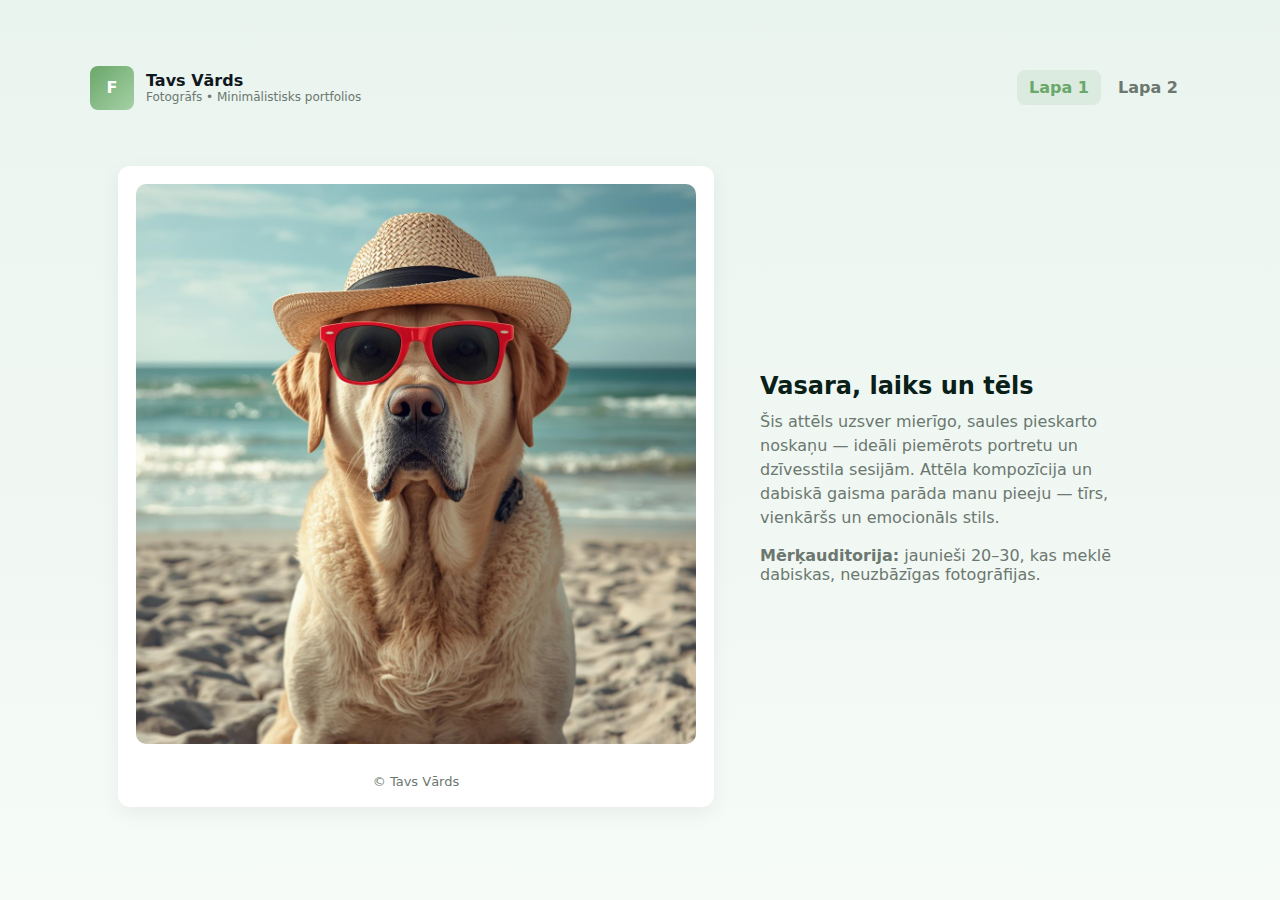
<file: index.html>
<!doctype html>
<html lang="lv">
<head>
  <meta charset="utf-8" />
  <meta name="viewport" content="width=device-width,initial-scale=1" />
  <title>Lapa 1 — Fotogrāfs</title>
  <link rel="stylesheet" href="style.css" />
</head>
<body>
  <div class="wrapper">
    <header>
      <a class="brand" href="page1.html">
        <div class="logo">F</div>
        <div>
          <div style="font-weight:700">Tavs Vārds</div>
          <div style="font-size:12px;color:var(--muted)">Fotogrāfs • Minimālistisks portfolios</div>
        </div>
      </a>
      <nav>
        <a class="active" href="page1.html">Lapa 1</a>
        <a href="page2.html">Lapa 2</a>
      </nav>
    </header>

    <main class="page" role="main">
      <section class="photo-card">
        <img src="Liels labradors, kas sēž pludmalē ar sarkanām brillēm uz acīm un galvā salmu cepure. (1).jpg" alt="Labradors pludmalē" />
        <footer>© Tavs Vārds</footer>
      </section>

      <aside class="meta">
        <h1>Vasara, laiks un tēls</h1>
        <p class="lead">Šis attēls uzsver mierīgo, saules pieskarto noskaņu — ideāli piemērots portretu un dzīvesstila sesijām. Attēla kompozīcija un dabiskā gaisma parāda manu pieeju — tīrs, vienkāršs un emocionāls stils.</p>
        <p style="margin-top:16px;color:var(--muted)"><strong>Mērķauditorija:</strong> jaunieši 20–30, kas meklē dabiskas, neuzbāzīgas fotogrāfijas.</p>
      </aside>
    </main>
  </div>
</body>
</html>
</file>
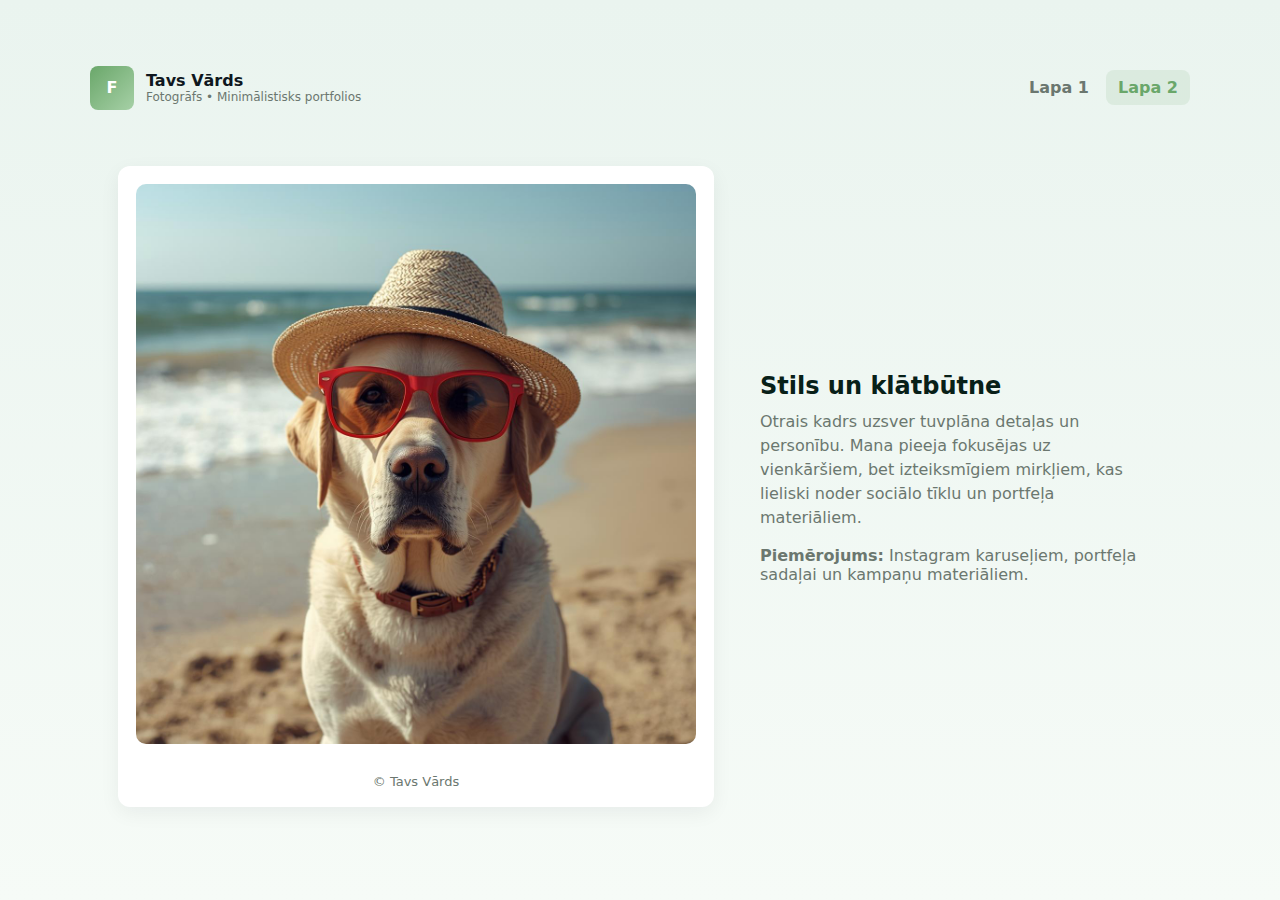
<file: page_2.html>
<!doctype html>
<html lang="lv">
<head>
  <meta charset="utf-8" />
  <meta name="viewport" content="width=device-width,initial-scale=1" />
  <title>Lapa 2 — Fotogrāfs</title>
  <link rel="stylesheet" href="style.css" />
</head>
<body>
  <div class="wrapper">
    <header>
      <a class="brand" href="page1.html">
        <div class="logo">F</div>
        <div>
          <div style="font-weight:700">Tavs Vārds</div>
          <div style="font-size:12px;color:var(--muted)">Fotogrāfs • Minimālistisks portfolios</div>
        </div>
      </a>
      <nav>
        <a href="page1.html">Lapa 1</a>
        <a class="active" href="page2.html">Lapa 2</a>
      </nav>
    </header>

    <main class="page" role="main">
      <section class="photo-card">
        <img src="Liels labradors, kas sēž pludmalē ar sarkanām brillēm uz acīm un galvā salmu cepure..jpg" alt="Labradors pludmalē #2" />
        <footer>© Tavs Vārds</footer>
      </section>

      <aside class="meta">
        <h1>Stils un klātbūtne</h1>
        <p class="lead">Otrais kadrs uzsver tuvplāna detaļas un personību. Mana pieeja fokusējas uz vienkāršiem, bet izteiksmīgiem mirkļiem, kas lieliski noder sociālo tīklu un portfeļa materiāliem.</p>
        <p style="margin-top:16px;color:var(--muted)"><strong>Piemērojums:</strong> Instagram karuseļiem, portfeļa sadaļai un kampaņu materiāliem.</p>
      </aside>
    </main>
  </div>
</body>
</html>
</file>
<file: style.css>
:root{
  --bg: #eaf4ef;
  --card: #ffffff;
  --accent: #6aa76a;
  --muted: #6b776f;
  --maxw: 1100px;
  font-family: Inter, ui-sans-serif, system-ui, -apple-system, "Segoe UI", Roboto, "Helvetica Neue", Arial;
}
*{box-sizing:border-box}
html,body{height:100%}
body{
  margin:0;
  background: linear-gradient(180deg,var(--bg), #f6fbf7);
  color:#0f1720;
  display:flex;
  align-items:center;
  justify-content:center;
  padding:48px 20px;
}
.wrapper{width:100%;max-width:var(--maxw);}
header{
  display:flex;
  align-items:center;
  justify-content:space-between;
  gap:16px;
  margin-bottom:28px;
}
.brand{display:flex;align-items:center;gap:12px;text-decoration:none;color:inherit}
.logo{
  width:44px;height:44px;border-radius:8px;background:linear-gradient(135deg,var(--accent),#a6d0a6);display:flex;align-items:center;justify-content:center;color:#fff;font-weight:700
}
nav a{color:var(--muted);text-decoration:none;padding:8px 12px;border-radius:8px;font-weight:600}
nav a.active{background:rgba(106,167,106,0.12);color:var(--accent)}
main.page{
  background:transparent;border-radius:14px;padding:28px;display:grid;grid-template-columns:1fr 420px;gap:28px;align-items:center;
}
.photo-card{
  background:var(--card);border-radius:12px;padding:18px;box-shadow:0 6px 20px rgba(16,24,32,0.06);display:flex;flex-direction:column;gap:12px;align-items:center;
}
.photo-card img{
  width:100%;height:auto;max-height:70vh;object-fit:cover;border-radius:10px;
}
.meta{max-width:420px;padding:18px;border-radius:10px;}
h1{margin:0;font-size:24px;color:#082018}
.lead{margin:10px 0 0;color:var(--muted);line-height:1.5}
footer{margin-top:18px;color:var(--muted);font-size:13px}
@media(max-width:900px){main.page{grid-template-columns:1fr;} .photo-card img{max-height:48vh}}
</file>
